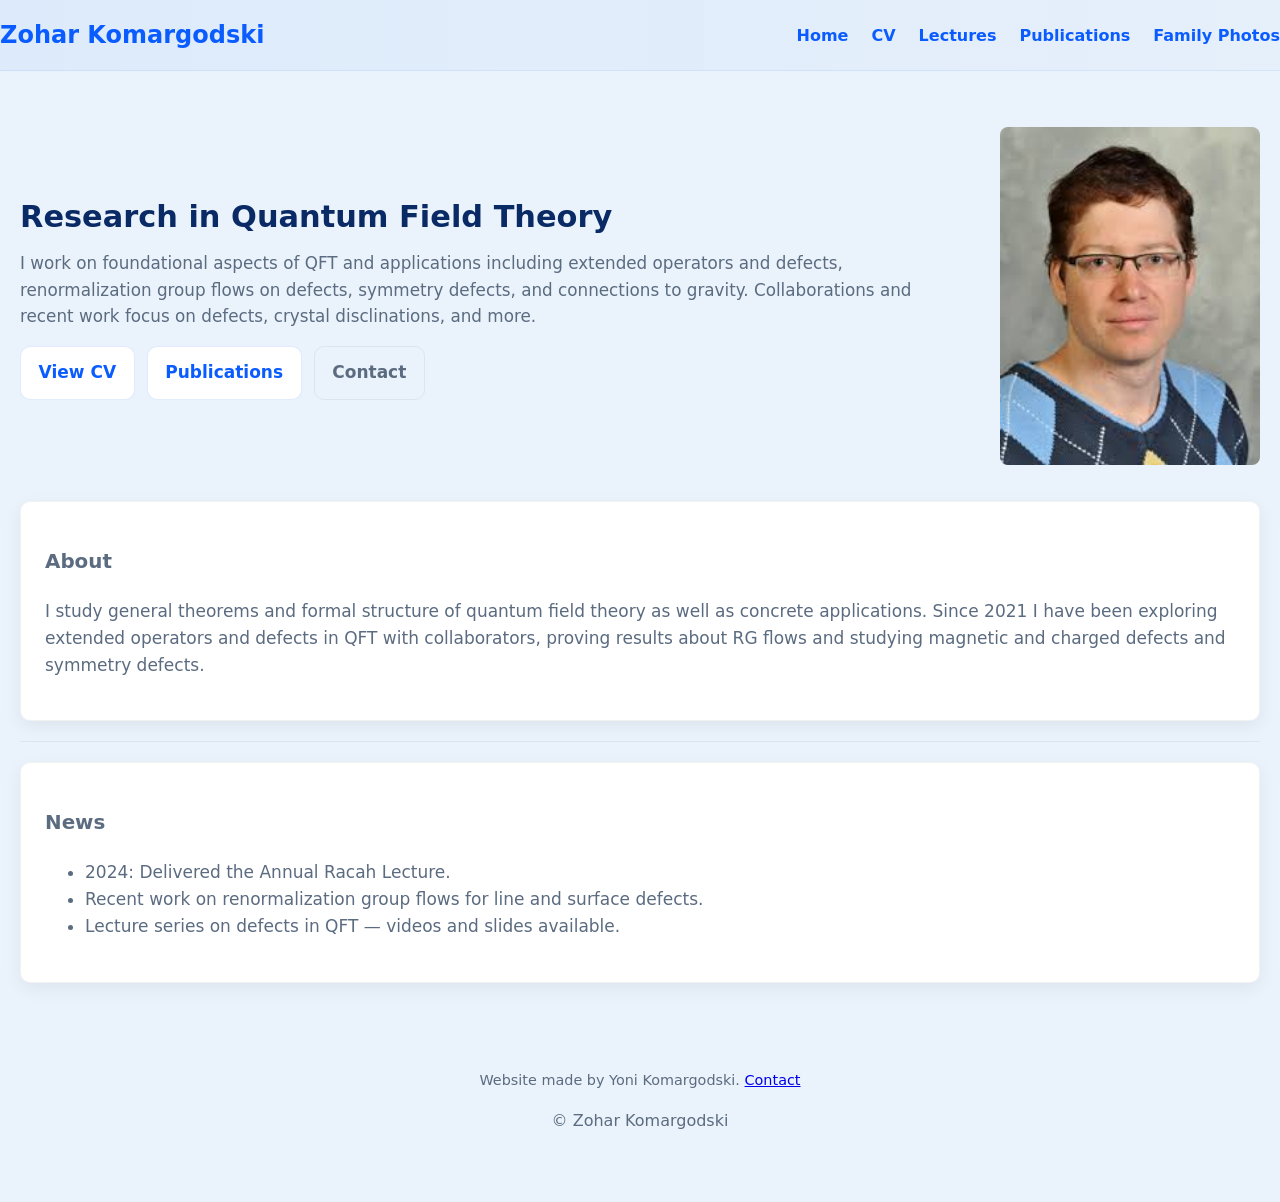
<file: index.html>
<!DOCTYPE html>
<html lang="en">
  <head>
    <meta charset="UTF-8" />
    <meta name="viewport" content="width=device-width, initial-scale=1.0" />
    <meta name="keywords" content="HTML, CSS" />
    <meta
      name="description"
      content="A website dedicated to Zohar Komargodski"
    />
    <meta
      name="google-site-verification"
      content="t9S39EVlMUFWENpinEmAihhXM9FC32XQg6bpE9bZGoI"
    />
    <title>Zohar Komargodski  Home</title>
    <link rel="stylesheet" href="styles.css" />
    <link rel="icon" href="images/favicon.svg" type="image/svg+xml">
    <link rel="manifest" href="/manifest.json">
    <meta name="description" content="Zohar Komargodski  research in quantum field theory, publications, lectures and CV." />
    <meta property="og:title" content="Zohar Komargodski  Research in Quantum Field Theory" />
    <meta property="og:description" content="Researcher in quantum field theory  biography, publications, lectures and CV." />
    <meta property="og:title" content="Zohar Komargodski  Research in Quantum Field Theory" />
    <meta property="og:description" content="Researcher in quantum field theory  biography, publications, lectures and CV." />
    <meta property="og:image" content="images/zohar-k.jpg" />
  </head>
  <body>
  <a class="skip-link" href="#main-content">Skip to main content</a>
  <header class="site-header">
    <div class="container brand">
      <h1 class="site-title">Zohar Komargodski</h1>
      <nav class="main-nav" aria-label="Main navigation">
        <a href="index.html">Home</a>
        <a href="CV.html">CV</a>
        <a href="Lectures.html">Lectures</a>
        <a href="publications.html">Publications</a>
        <a href="family.html">Family Photos</a>
      </nav>
    </div>
  </header>

  <main id="main-content" class="container">
    <section class="hero">
      <div class="hero-text">
        <h2>Research in Quantum Field Theory</h2>
        <p class="small">I work on foundational aspects of QFT and applications including extended operators and defects, renormalization group flows on defects, symmetry defects, and connections to gravity. Collaborations and recent work focus on defects, crystal disclinations, and more.</p>
        <div class="actions">
          <a class="action-btn" href="CV.html">View CV</a>
          <a class="action-btn" href="publications.html">Publications</a>
          <a class="action-btn secondary" href="mailto:zkomargo@gmail.com">Contact</a>
        </div>
      </div>
      <img src="images/zohar-k.jpg" alt="Portrait of Zohar Komargodski" />
    </section>

    <section class="section">
      <div class="card">
        <h3>About</h3>
        <p>I study general theorems and formal structure of quantum field theory as well as concrete applications. Since 2021 I have been exploring extended operators and defects in QFT with collaborators, proving results about RG flows and studying magnetic and charged defects and symmetry defects.</p>
      </div>
      <div class="sep"></div>
      <div class="card" style="margin-top:1rem">
        <h3>News</h3>
        <ul>
          <li>2024: Delivered the Annual Racah Lecture.</li>
          <li>Recent work on renormalization group flows for line and surface defects.</li>
          <li>Lecture series on defects in QFT — videos and slides available.</li>
        </ul>
      </div>
    </section>
  </main>

  <footer class="site-footer">
    <div class="container">
      <p>Website made by Yoni Komargodski. <a href="mailto:zkomargo@gmail.com">Contact</a></p>
      <p class="small">&copy; Zohar Komargodski</p>
    </div>
  </footer>
  </body>
</html>
</file>
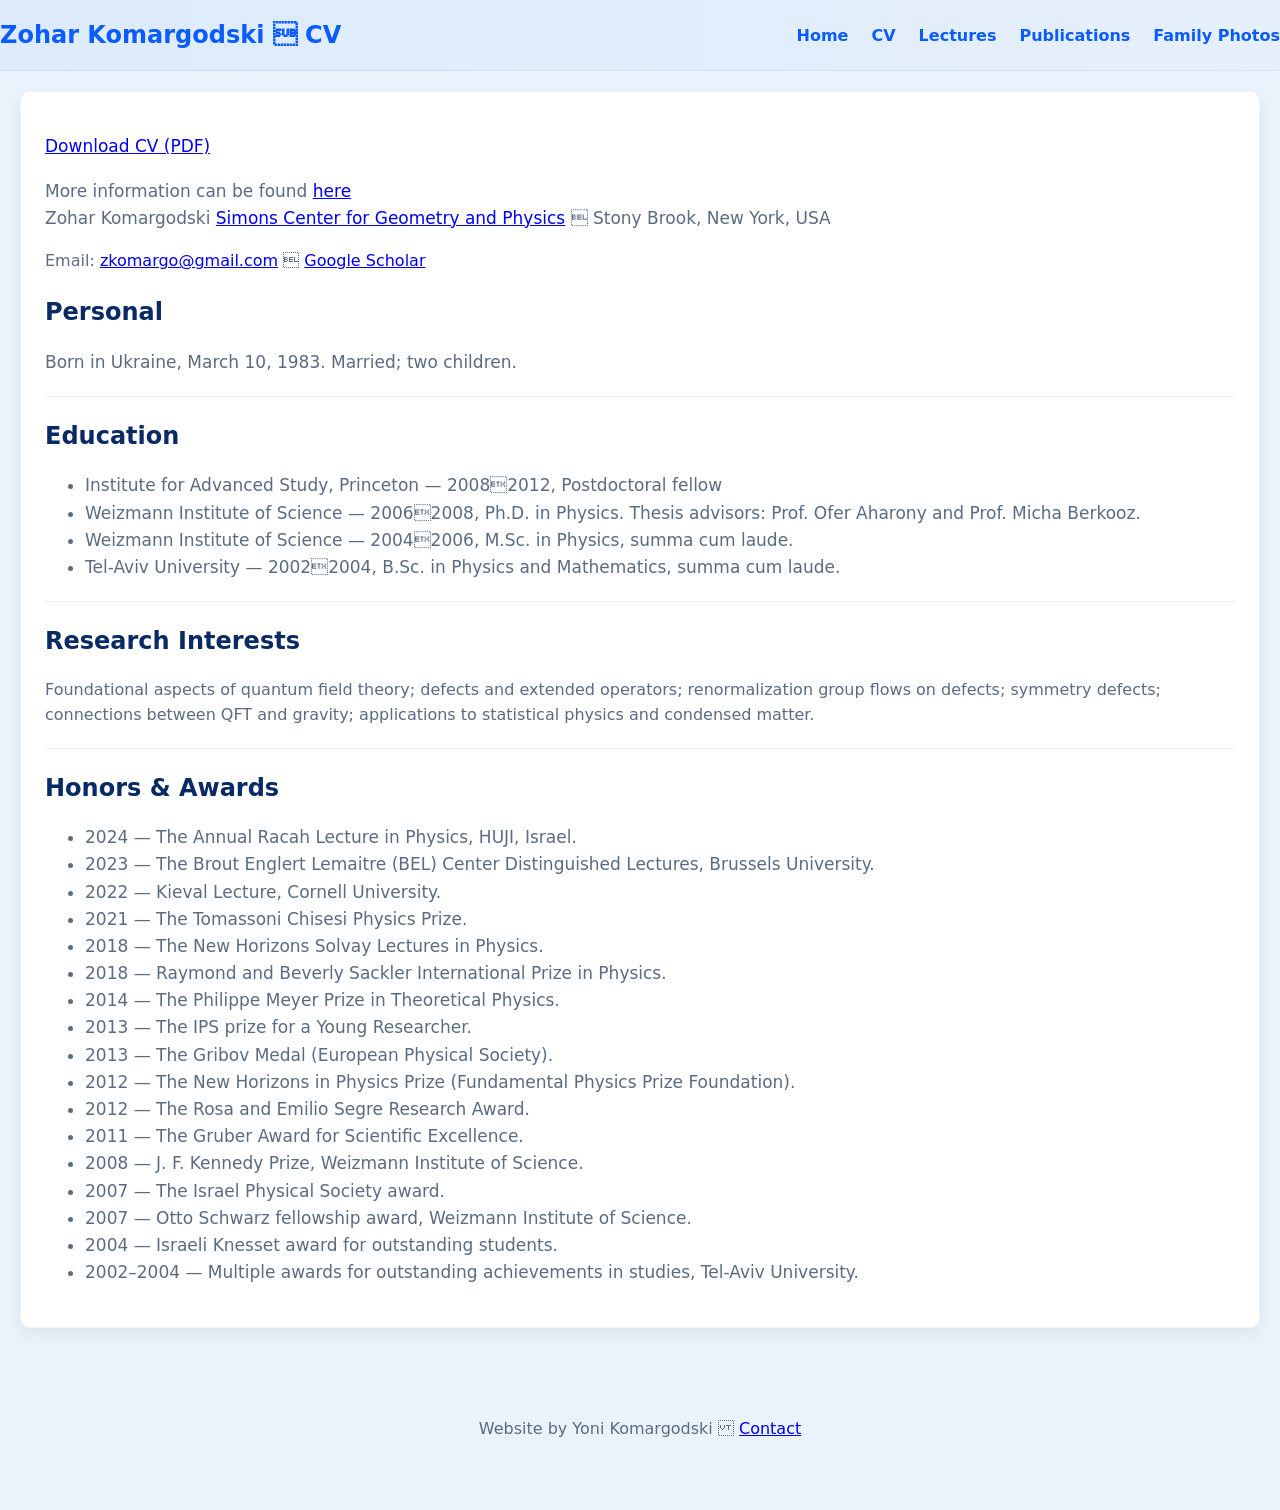
<file: CV.html>
<!DOCTYPE html>
<html lang="en">
  <head>
    <meta charset="UTF-8" />
    <meta name="viewport" content="width=device-width, initial-scale=1.0" />
    <title>CV</title>
    <title>CV  Zohar Komargodski</title>
    <link rel="stylesheet" href="styles.css" />
    <link rel="icon" href="images/favicon.svg" type="image/svg+xml">
    <link rel="manifest" href="/manifest.json">
    <meta name="description" content="Curriculum vitae of Zohar Komargodski  education, honors, and selected positions." />
    <meta property="og:title" content="Zohar Komargodski  CV" />
    <meta property="og:description" content="CV and honors of Zohar Komargodski." />
  </head>
  <body>
  <a class="skip-link" href="#main-content">Skip to main content</a>
  <header class="site-header">
    <div class="container brand">
      <h1 class="site-title">Zohar Komargodski  CV</h1>
      <nav class="main-nav" aria-label="Main navigation">
        <a href="index.html">Home</a>
        <a href="CV.html">CV</a>
        <a href="Lectures.html">Lectures</a>
        <a href="publications.html">Publications</a>
        <a href="family.html">Family Photos</a>
      </nav>
    </div>
  </header>
  <main id="main-content" class="container">
    <article class="card">
      <p><a href="Pdfs/Komargodski.pdf" target="_blank">Download CV (PDF)</a></p>
      <div class="CV">
        <!-- removed placeholder greeting -->
      </div>
      <div>
        <span class="idk">More information can be found <a href="https://en.wikipedia.org/wiki/Zohar_Komargodski">here</a></span>
      </div>
      <div class="CV_title">
        <span class="first_letter">Zohar Komargodski</span>
        <span class="a"><a href="https://scgp.stonybrook.edu/">Simons Center for Geometry and Physics</a>  Stony Brook, New York, USA</span>
        <p class="small">Email: <a href="mailto:zkomargo@gmail.com">zkomargo@gmail.com</a>  <a href="https://scholar.google.com/citations?user=AD-3MeQAAAAJ&hl=en" target="_blank">Google Scholar</a></p>
        <div class="filler_one"></div>
      </div>
    <section>
      <h2>Personal</h2>
      <p>Born in Ukraine, March 10, 1983. Married; two children.</p>
      <div class="sep"></div>
    </section>
    <section>
      <h2>Education</h2>
      <ul>
        <li>Institute for Advanced Study, Princeton — 20082012, Postdoctoral fellow</li>
        <li>Weizmann Institute of Science — 20062008, Ph.D. in Physics. Thesis advisors: Prof. Ofer Aharony and Prof. Micha Berkooz.</li>
        <li>Weizmann Institute of Science — 20042006, M.Sc. in Physics, summa cum laude.</li>
        <li>Tel-Aviv University — 20022004, B.Sc. in Physics and Mathematics, summa cum laude.</li>
      </ul>
      <div class="sep"></div>
    </section>

    <section>
      <h2>Research Interests</h2>
      <p class="small">Foundational aspects of quantum field theory; defects and extended operators; renormalization group flows on defects; symmetry defects; connections between QFT and gravity; applications to statistical physics and condensed matter.</p>
      <div class="sep"></div>
    </section>

    <section>
      <h2>Honors & Awards</h2>
      <ul>
        <li>2024 — The Annual Racah Lecture in Physics, HUJI, Israel.</li>
        <li>2023 — The Brout Englert Lemaitre (BEL) Center Distinguished Lectures, Brussels University.</li>
        <li>2022 — Kieval Lecture, Cornell University.</li>
        <li>2021 — The Tomassoni Chisesi Physics Prize.</li>
        <li>2018 — The New Horizons Solvay Lectures in Physics.</li>
        <li>2018 — Raymond and Beverly Sackler International Prize in Physics.</li>
        <li>2014 — The Philippe Meyer Prize in Theoretical Physics.</li>
        <li>2013 — The IPS prize for a Young Researcher.</li>
        <li>2013 — The Gribov Medal (European Physical Society).</li>
        <li>2012 — The New Horizons in Physics Prize (Fundamental Physics Prize Foundation).</li>
        <li>2012 — The Rosa and Emilio Segre Research Award.</li>
        <li>2011 — The Gruber Award for Scientific Excellence.</li>
        <li>2008 — J. F. Kennedy Prize, Weizmann Institute of Science.</li>
        <li>2007 — The Israel Physical Society award.</li>
        <li>2007 — Otto Schwarz fellowship award, Weizmann Institute of Science.</li>
        <li>2004 — Israeli Knesset award for outstanding students.</li>
        <li>2002–2004 — Multiple awards for outstanding achievements in studies, Tel-Aviv University.</li>
      </ul>
    </section>
    </article>
  </main>
  <footer class="site-footer">
    <div class="container">
      <p class="small">Website by Yoni Komargodski  <a href="mailto:zkomargo@gmail.com">Contact</a></p>
    </div>
  </footer>
</body>
</html>
</file>
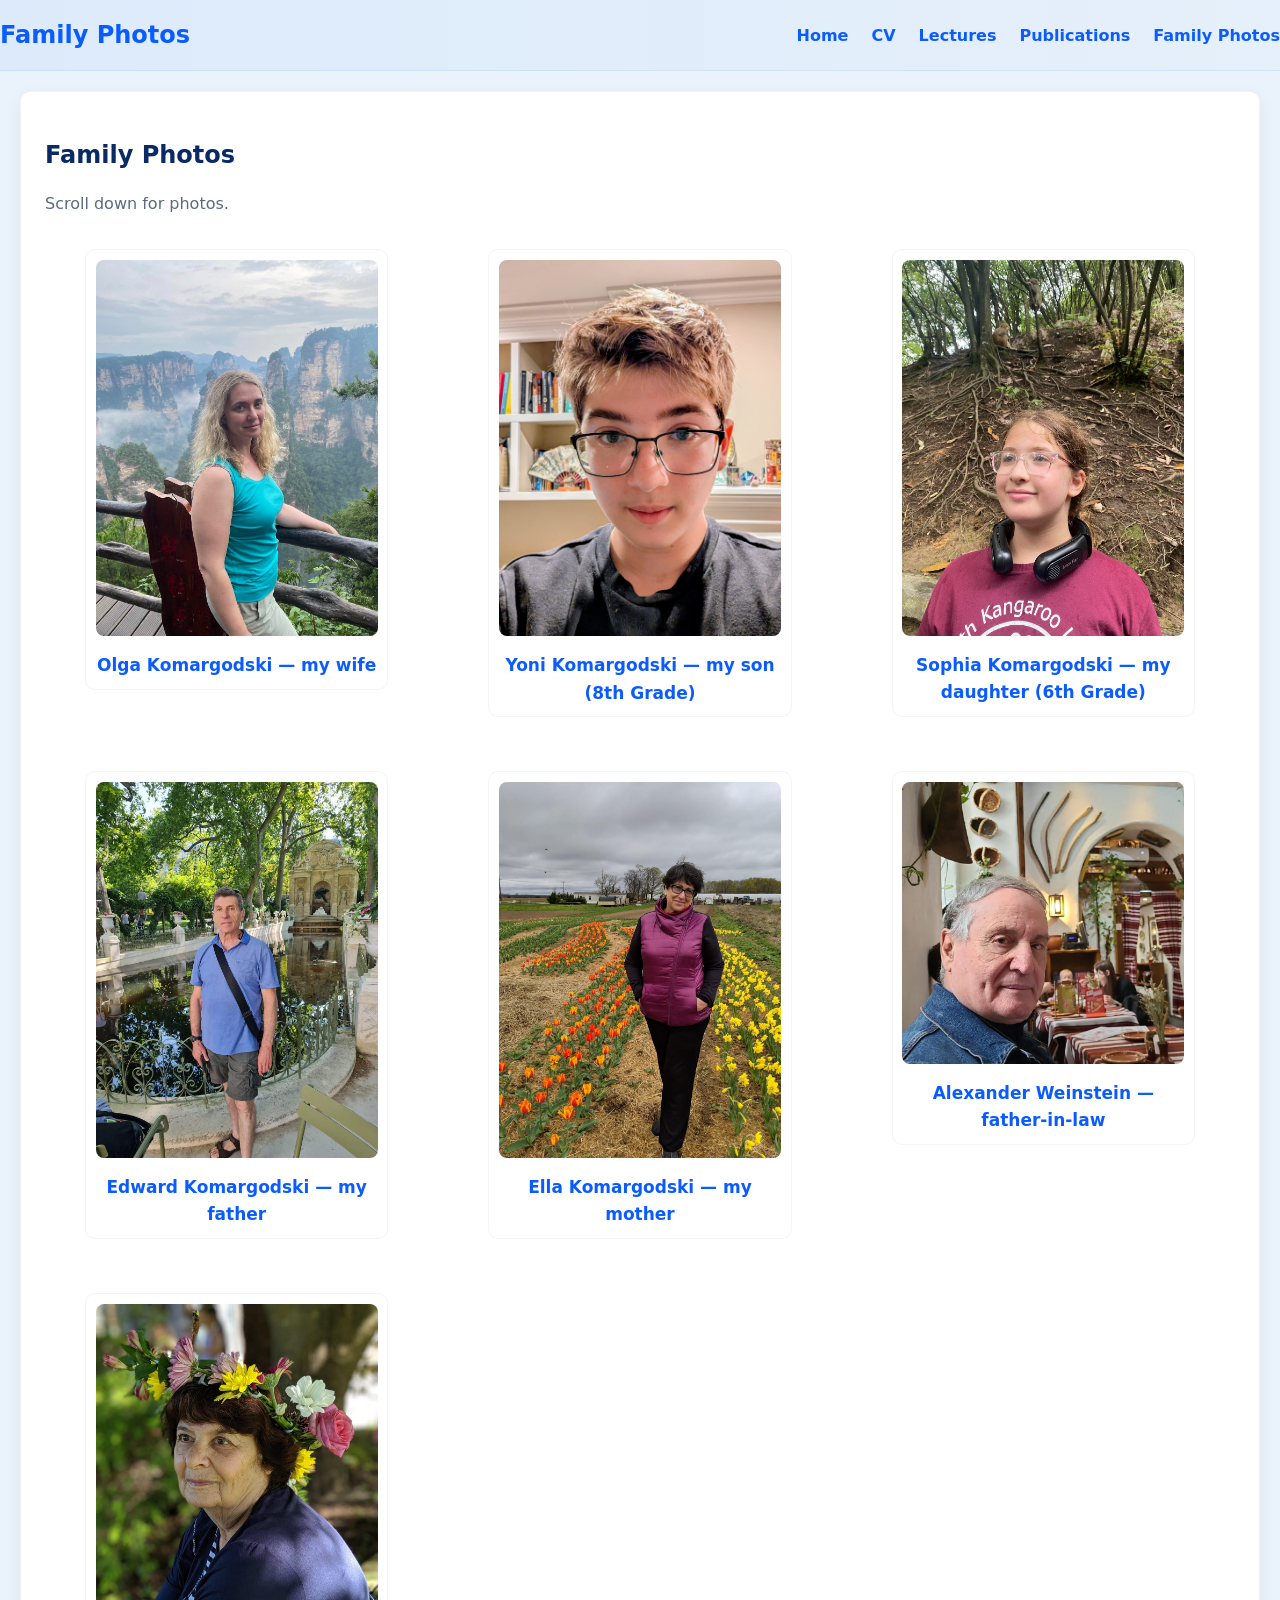
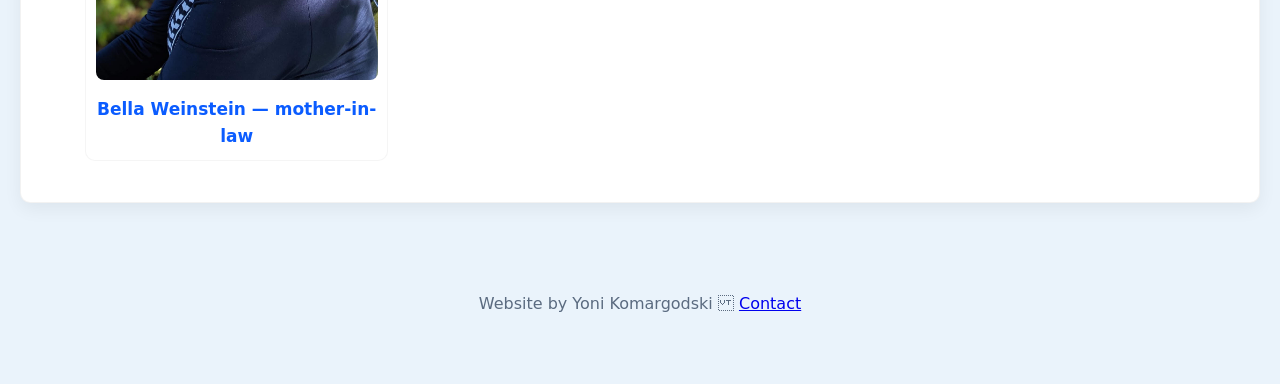
<file: family.html>
<!DOCTYPE html>
<html lang="en">
  <head>
    <meta charset="UTF-8" />
    <meta name="viewport" content="width=device-width, initial-scale=1.0" />
    <title>Family Photos  Zohar Komargodski</title>
    <link rel="stylesheet" href="styles.css" />
    <link rel="icon" href="images/favicon.svg" type="image/svg+xml">
    <link rel="manifest" href="/manifest.json">
    <meta name="description" content="Family photos for the Komargodski-Weinstein family. Personal page." />
    <meta property="og:title" content="Family Photos  Komargodski" />
    <meta property="og:description" content="Personal family photos." />
  </head>
  <body>
  <a class="skip-link" href="#main-content">Skip to main content</a>
  <header class="site-header">
    <div class="container brand">
      <h1 class="site-title">Family Photos</h1>
      <nav class="main-nav" aria-label="Main navigation">
        <a href="index.html">Home</a>
        <a href="CV.html">CV</a>
        <a href="Lectures.html">Lectures</a>
        <a href="publications.html">Publications</a>
        <a href="family.html">Family Photos</a>
      </nav>
    </div>
  </header>
  <main id="main-content" class="container">
    <article class="card">
      <h2>Family Photos</h2>
      <p class="small">Scroll down for photos.</p>

      <div class="gallery" style="margin-top:1rem">
        <figure>
          <img loading="lazy" src="images/Olgak.jpg" alt="Olga Komargodski">
          <figcaption>Olga Komargodski — my wife</figcaption>
        </figure>
        <figure>
          <img loading="lazy" src="images/rizzyboi.jpeg" alt="Yoni Komargodski">
          <figcaption>Yoni Komargodski — my son (8th Grade)</figcaption>
        </figure>
        <figure>
          <img loading="lazy" src="images/gopher.jpg" alt="Sophie Komargodski">
          <figcaption>Sophia Komargodski — my daughter (6th Grade)</figcaption>
        </figure>
        <figure>
          <img loading="lazy" src="images/W.jpg" alt="Edward Komargodski">
          <figcaption>Edward Komargodski — my father</figcaption>
        </figure>
        <figure>
          <img loading="lazy" src="images/ella.jpg" alt="Ella Komargodski">
          <figcaption>Ella Komargodski — my mother</figcaption>
        </figure>
        <figure>
          <img loading="lazy" src="images/SASHA.jpg" alt="Alexander Weinstein">
          <figcaption>Alexander Weinstein — father-in-law</figcaption>
        </figure>
        <figure>
          <img loading="lazy" src="images/Bella2.0.jpg" alt="Bella Weinstein">
          <figcaption>Bella Weinstein — mother-in-law</figcaption>
        </figure>
      </div>
    </article>
  </main>
  <footer class="site-footer">
    <div class="container">
      <p class="small">Website by Yoni Komargodski  <a href="mailto:zkomargo@gmail.com">Contact</a></p>
    </div>
  </footer>
</body>
</file>
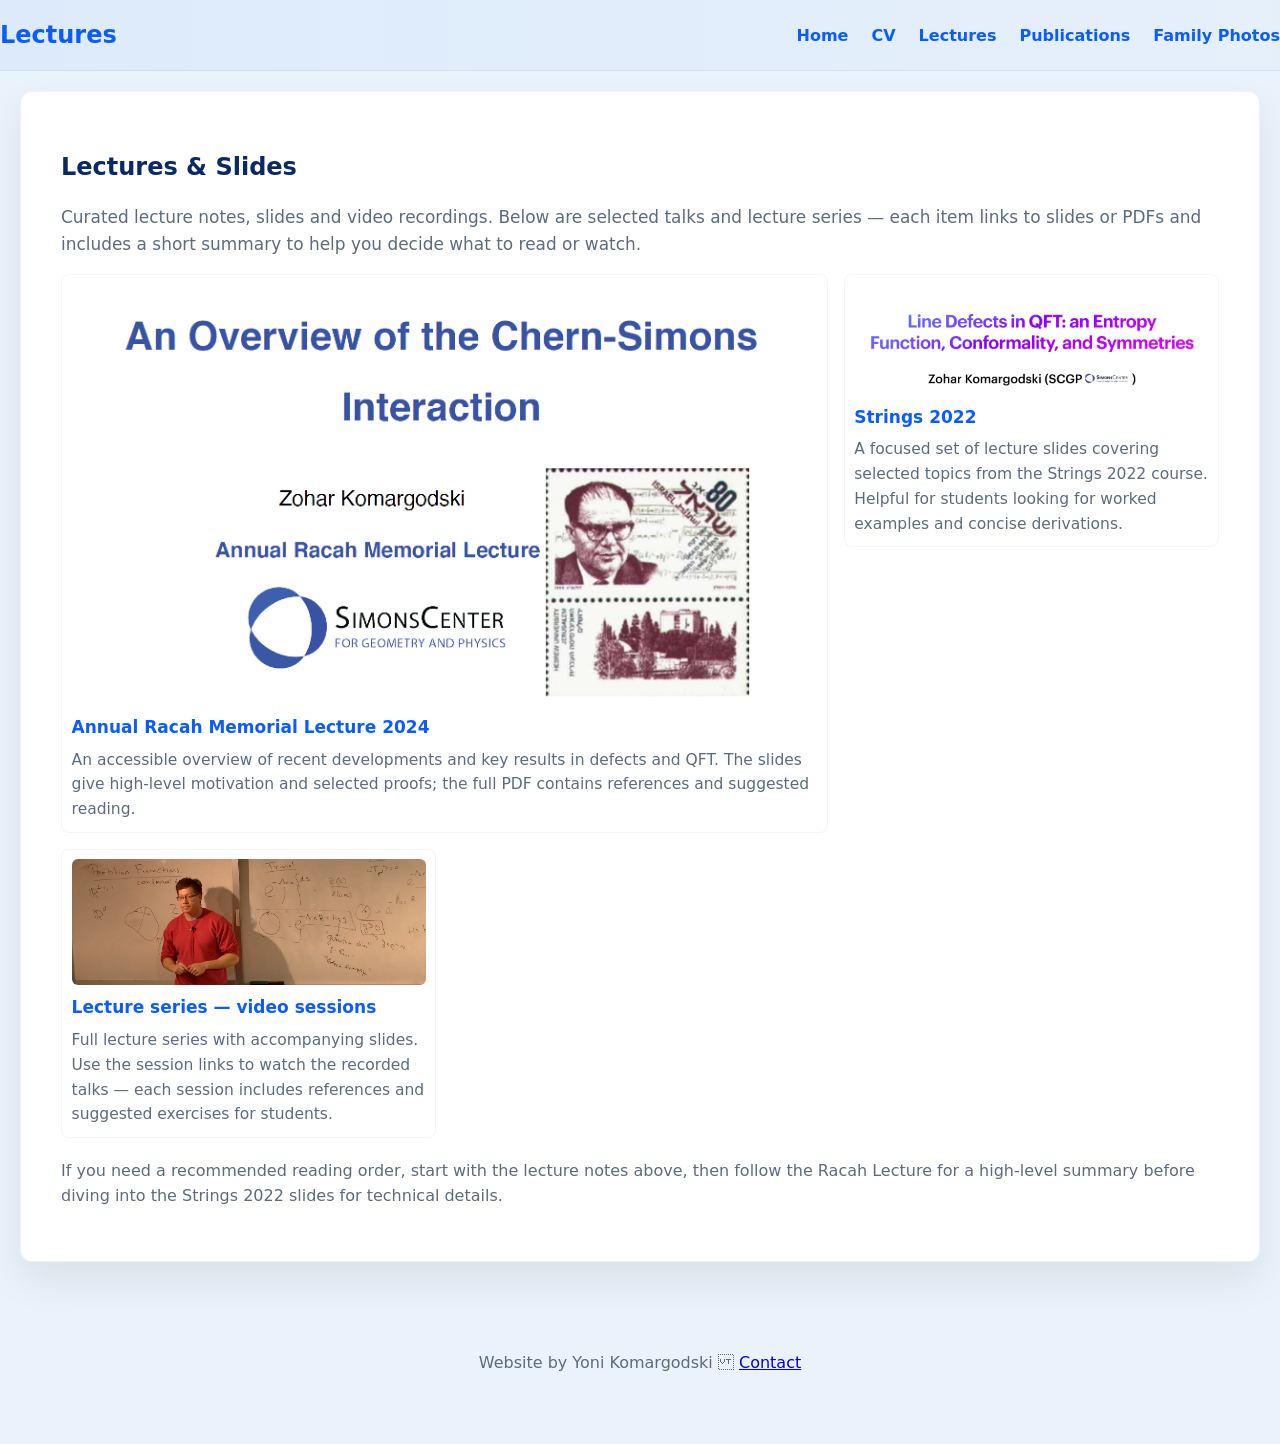
<file: Lectures.html>
<!DOCTYPE html>
<html lang="en">
  <head>
    <meta charset="UTF-8" />
    <meta name="viewport" content="width=device-width, initial-scale=1.0" />
    <title>Lectures  Zohar Komargodski</title>
    <link rel="stylesheet" href="styles.css" />
    <!-- Inline fallback styles for Lectures to ensure grid displays even if external CSS is delayed or altered -->
    <style>
      .grid{display:grid;grid-template-columns:repeat(3,1fr);gap:1rem;align-items:start}
      .grid-item{background:#fff;border-radius:8px;padding:.6rem;border:1px solid rgba(0,0,0,0.04)}
      .pdf-thumb{display:block;width:100%;height:auto;border-radius:6px;object-fit:cover}
      .grid-item .desc{margin-top:.4rem;color:#5b6b80}
      @media (max-width:1000px){.grid{grid-template-columns:repeat(2,1fr)}}
      @media (max-width:600px){.grid{grid-template-columns:1fr}}
    </style>
    <link rel="icon" href="images/favicon.svg" type="image/svg+xml">
    <link rel="manifest" href="/manifest.json">
    <meta name="description" content="Lecture notes, slides, and recordings by Zohar Komargodski on defects in quantum field theory and related topics." />
    <meta property="og:title" content="Lectures  Zohar Komargodski" />
    <meta property="og:description" content="Slides and recordings of selected lectures." />
  </head>
  <body>
  <a class="skip-link" href="#main-content">Skip to main content</a>
  <header class="site-header">
    <div class="container brand">
      <h1 class="site-title">Lectures</h1>
      <nav class="main-nav" aria-label="Main navigation">
        <a href="index.html">Home</a>
        <a href="CV.html">CV</a>
        <a href="Lectures.html">Lectures</a>
        <a href="publications.html">Publications</a>
        <a href="family.html">Family Photos</a>
      </nav>
    </div>
  </header>
  <main id="main-content" class="container">
    <article class="card mainframe">
      <h2>Lectures & Slides</h2>
      <p class="lead">Curated lecture notes, slides and video recordings. Below are selected talks and lecture series — each item links to slides or PDFs and includes a short summary to help you decide what to read or watch.</p>

      <div class="grid featured-layout" style="margin-top:1rem">
        <div class="grid-item featured">
          <figure>
            <a href="Pdfs/Racah Lecture.pdf" target="_blank"><img loading="lazy" class="pdf-thumb" src="Pdfs/Chern-Simons.png" alt="Racah Lecture thumbnail"></a>
            <figcaption><a href="Pdfs/Racah Lecture.pdf">Annual Racah Memorial Lecture 2024</a></figcaption>
          </figure>
          <div class="desc">An accessible overview of recent developments and key results in defects and QFT. The slides give high-level motivation and selected proofs; the full PDF contains references and suggested reading.</div>
        </div>

        <div class="grid-item">
          <figure>
            <a href="Pdfs/strings2022-zk.pdf" target="_blank"><img loading="lazy" class="pdf-thumb" src="Pdfs/strings-2022.png" alt="Strings 2022 thumbnail"></a>
            <figcaption><a href="Pdfs/Strings2022 ZK.pdf">Strings 2022</a></figcaption>
          </figure>
          <div class="desc">A focused set of lecture slides covering selected topics from the Strings 2022 course. Helpful for students looking for worked examples and concise derivations.</div>
        </div>

        <div class="grid-item">
          <figure>
            <a href="Pdfs/Racah Lecture.pdf" target="_blank"><img loading="lazy" class="pdf-thumb" src="Pdfs/V2.png" alt="Lecture series image"></a>
            <figcaption>Lecture series — video sessions</figcaption>
          </figure>
          <div class="desc">Full lecture series with accompanying slides. Use the session links to watch the recorded talks — each session includes references and suggested exercises for students.</div>
        </div>
      </div>
      <div style="margin-top:1.25rem">
        <p class="small">If you need a recommended reading order, start with the lecture notes above, then follow the Racah Lecture for a high-level summary before diving into the Strings 2022 slides for technical details.</p>
      </div>
    </article>
  </main>
  <footer class="site-footer">
    <div class="container">
      <p class="small">Website by Yoni Komargodski  <a href="mailto:zkomargo@gmail.com">Contact</a></p>
    </div>
  </footer>
</body>
</html>
</file>
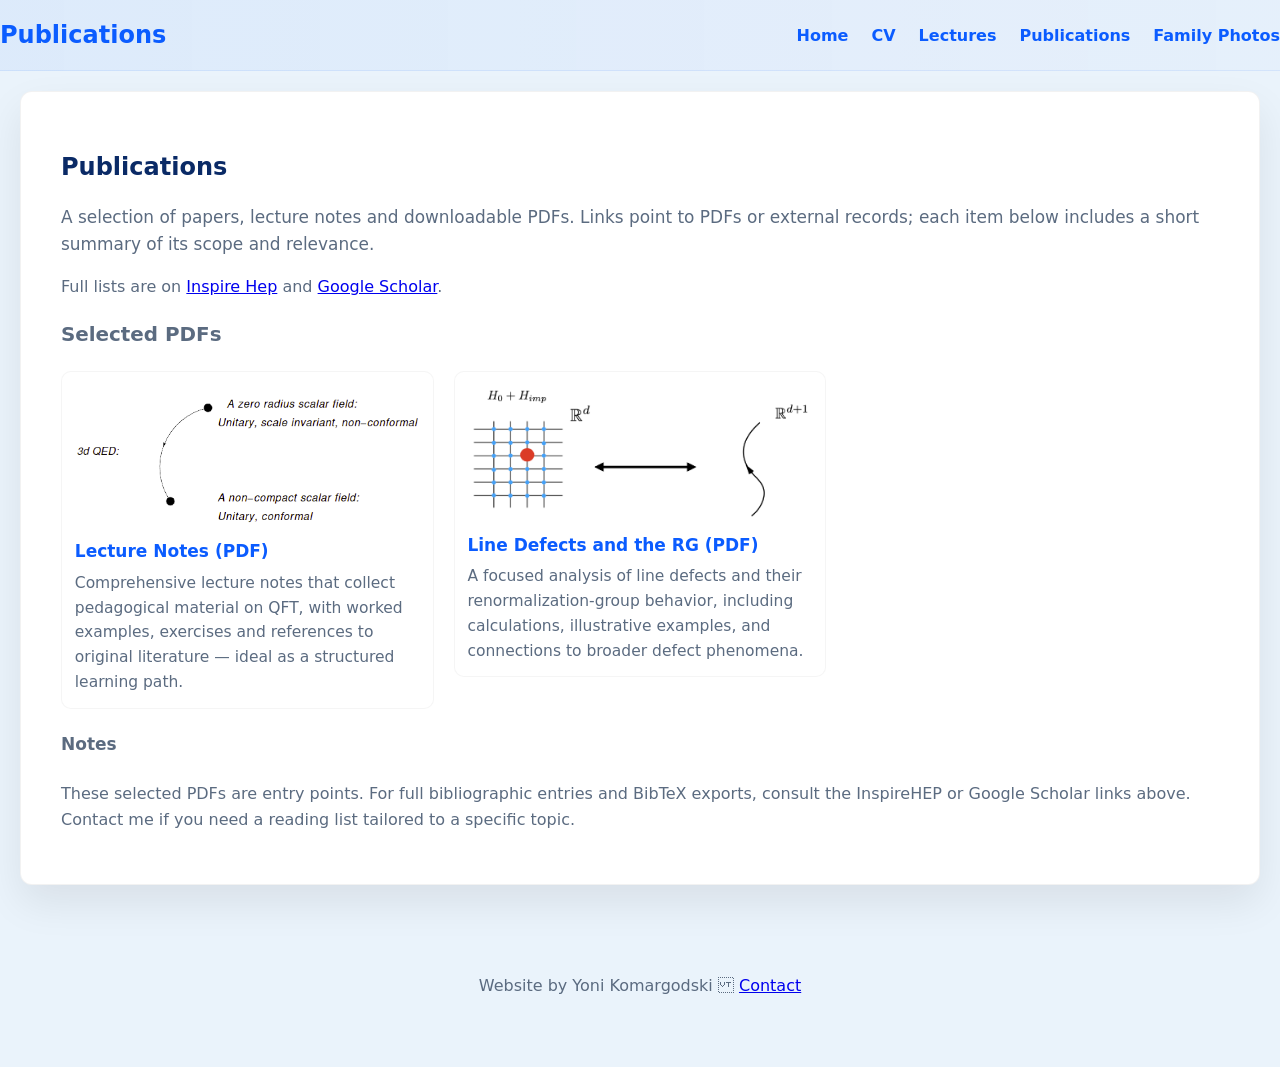
<file: publications.html>
<!DOCTYPE html>
<html lang="en">
  <head>
    <meta charset="UTF-8" />
    <meta name="viewport" content="width=device-width, initial-scale=1.0" />
    <title>Publications  Zohar Komargodski</title>
    <link rel="stylesheet" href="styles.css" />
    <link rel="icon" href="images/favicon.svg" type="image/svg+xml">
    <link rel="manifest" href="/manifest.json">
    <meta name="description" content="Selected publications and downloadable PDFs by Zohar Komargodski. Links to InspireHEP and Google Scholar." />
    <meta property="og:title" content="Publications  Zohar Komargodski" />
    <meta property="og:description" content="Selected publications and PDFs by Zohar Komargodski." />
  </head>
  <body>
  <!-- updated: 2025-12-18  -->
  <a class="skip-link" href="#main-content">Skip to main content</a>
  <header class="site-header">
    <div class="container brand">
      <h1 class="site-title">Publications</h1>
      <nav class="main-nav" aria-label="Main navigation">
        <a href="index.html">Home</a>
        <a href="CV.html">CV</a>
        <a href="Lectures.html">Lectures</a>
        <a href="publications.html">Publications</a>
        <a href="family.html">Family Photos</a>
      </nav>
    </div>
  </header>

  <main id="main-content" class="container">
    <article class="card mainframe">
      <h2>Publications</h2>
      <p class="lead">A selection of papers, lecture notes and downloadable PDFs. Links point to PDFs or external records; each item below includes a short summary of its scope and relevance.</p>
      <p class="small">Full lists are on <a href="https://inspirehep.net/literature?sort=mostrecent&size=25&page=1&q=find%20a%20komargodski&ui-citation-summary=true">Inspire Hep</a> and <a href="https://scholar.google.com/citations?user=AD-3MeQAAAAJ&hl=en">Google Scholar</a>.</p>

      <section style="margin-top:1rem">
        <h3>Selected PDFs</h3>
        <div class="grid" style="margin-top:.5rem">
          <div class="grid-item">
            <figure>
              <a href="Pdfs/Komargodski.pdf" target="_blank"><img loading="lazy" class="pdf-thumb" src="Pdfs/lecture-notes.png" alt="Lecture notes"></a>
              <figcaption><a href="Pdfs/Komargodski.pdf">Lecture Notes (PDF)</a></figcaption>
            </figure>
            <div class="desc">Comprehensive lecture notes that collect pedagogical material on QFT, with worked examples, exercises and references to original literature — ideal as a structured learning path.</div>
          </div>

          <div class="grid-item">
              <figure>
                <a href="Pdfs/line-defects-rg.pdf" target="_blank"><img loading="lazy" class="pdf-thumb" src="Pdfs/grid-dot.png" alt="Line defects"></a>
                <figcaption><a href="Pdfs/Line Defects and the Renormalization Group.pdf">Line Defects and the RG (PDF)</a></figcaption>
              </figure>
              <div class="desc">A focused analysis of line defects and their renormalization-group behavior, including calculations, illustrative examples, and connections to broader defect phenomena.</div>
          </div>
        </div>
        <div style="margin-top:1rem">
          <h4>Notes</h4>
          <p class="small">These selected PDFs are entry points. For full bibliographic entries and BibTeX exports, consult the InspireHEP or Google Scholar links above. Contact me if you need a reading list tailored to a specific topic.</p>
        </div>
      </section>
    </article>
  </main>

  <footer class="site-footer">
    <div class="container">
      <p class="small">Website by Yoni Komargodski  <a href="mailto:zkomargo@gmail.com">Contact</a></p>
    </div>
  </footer>
</body>
</html>
</file>
<file: styles.css>
/* Global styles for Zohar Komargodski site */
:root{
  --bg:#eaf3fb;
  --primary:#0b5cff;
  --muted:#5b6b80;
  --card:#ffffff;
  --max-width:1300px; /* increased layout width for more spacious layout */
}

*{box-sizing:border-box}
.root-font{font-size:17px}
body{
  margin:0;
  font-family:Inter, system-ui, -apple-system, 'Segoe UI', Roboto, 'Helvetica Neue', Arial;
  color:var(--muted);
  background:var(--bg);
  line-height:1.6;
  font-size:17px; /* slightly larger base font for readability */
}
.container{
  width:100%;
  max-width:var(--max-width);
  margin:0 auto;
  padding:1.25rem; /* a touch more breathing room */
}
header.site-header{
  background:linear-gradient(90deg, rgba(11,92,255,0.06), rgba(11,92,255,0.02));
  border-bottom:1px solid rgba(11,92,255,0.08);
}
header .brand{
  display:flex;
  align-items:center;
  justify-content:space-between;
  gap:1rem;
  padding:1rem 0;
}
.brand h1{font-size:1.5rem;margin:0;color:var(--primary)}
.brand .site-title{font-weight:700}
nav.main-nav a{margin-left:1.1rem;color:var(--primary);text-decoration:none;font-weight:700;font-size:1rem}
nav.main-nav a:hover{text-decoration:underline}

/* skip link for accessibility */
.skip-link{
  position:absolute;
  left:-999px;
  top:auto;
  width:1px;
  height:1px;
  overflow:hidden;
}
.skip-link:focus{
  left:1rem;
  top:1rem;
  width:auto;
  height:auto;
  background:var(--card);
  padding:.5rem 1rem;
  z-index:9999;
  border-radius:6px;
  box-shadow:0 2px 6px rgba(0,0,0,0.15);
}

.hero{
  display:flex;
  gap:2.25rem;
  align-items:center;
  padding:2.25rem 0;
}
.hero .hero-text{flex:1}
.hero h2{margin:0 0 .5rem 0;font-size:1.9rem;color:#0a2a66}
.hero p{margin:0 0 1rem 0;font-size:1.05rem}
.hero .actions{display:flex;gap:.75rem;flex-wrap:wrap}
.action-btn{display:inline-block;padding:.75rem 1.1rem;border-radius:10px;background:var(--card);border:1px solid rgba(11,92,255,0.12);color:var(--primary);text-decoration:none;font-weight:700}
.action-btn.secondary{background:transparent;border:1px solid rgba(0,0,0,0.06);color:var(--muted)}

.hero img{width:260px;height:auto;border-radius:8px;object-fit:cover}

main.section{padding:1rem 0}
.card{background:var(--card);padding:1.5rem;border-radius:10px;border:1px solid rgba(0,0,0,0.05);box-shadow:0 6px 18px rgba(12,12,12,0.06)}

/* Mainframe style similar to CV: larger card with more breathing room */
.card.mainframe{
  padding:2.25rem 2.5rem;
  border-radius:12px;
  box-shadow:0 18px 40px rgba(12,12,12,0.08);
}

.lead{font-size:1.06rem;color:var(--muted);margin-bottom:1rem}
.desc{font-size:1rem;color:var(--muted);margin-top:0.5rem}

footer.site-footer{padding:2rem 0;color:var(--muted);font-size:0.9rem;text-align:center}

/* Responsive */
@media (max-width:800px){
  .hero{flex-direction:column;align-items:flex-start}
  .hero img{width:100%;max-width:360px}
}

/* Utility */
.small{font-size:1rem;color:var(--muted)}
.muted{color:#6b7280}
.sep{height:1px;background:rgba(0,0,0,0.06);margin:1.25rem 0}

/* Lecture thumbnails and large lecture image sizing */
.first_div,
.second_div{
  display:flex;
  gap:1rem;
  align-items:center;
  flex-wrap:wrap;
}

.first-img,
.second-img{
  display:block;
  width:100%;
  max-width:340px; /* thumbnail max width (increased further) */
  height:auto;
  border-radius:8px;
  object-fit:cover;
}

.first_div .LN,
.second_div .LN{
  color:var(--primary);
  font-weight:600;
  text-decoration:none;
}

/* Larger image used for the lecture series; constrain height so it doesn't dominate the page */
.bigbox .zimg{
  display:block;
  width:100%;
  max-width:880px; /* larger showcase */
  height:auto;
  max-height:620px;
  object-fit:contain;
  margin:0 auto;
  border-radius:8px;
}

@media (max-width:800px){
  .first-img,.second-img{max-width:220px}
}

@media (max-width:480px){
  .first-img,.second-img{max-width:160px}
  .bigbox .zimg{max-width:100%;max-height:320px}
}

/* Generic grid for galleries and publications */
.grid{
  display:grid;
  grid-template-columns:repeat(3,1fr);
  gap:1.25rem;
  align-items:start;
}

/* Featured layout support: make a featured item span two columns */
.grid.featured-layout{grid-template-columns:repeat(3,1fr)}
.grid.featured-layout .featured{grid-column:1 / span 2}
.grid.featured-layout .featured .pdf-thumb{max-height:420px;object-fit:cover}

.grid-item{
  background:var(--card);
  border-radius:10px;
  padding:0.8rem;
  border:1px solid rgba(0,0,0,0.04);
  text-align:left;
}

.grid-item figure{margin:0}
.pdf-thumb{display:block;width:100%;height:auto;border-radius:8px;object-fit:cover}
.grid-item figcaption{margin-top:.6rem;font-weight:600;color:var(--primary)}
.grid-item .desc{font-size:0.97rem;color:var(--muted);margin-top:0.35rem}

/* publications specific */
.pub-grid{display:grid;grid-template-columns:repeat(2,1fr);gap:1rem}
.pub-item{display:flex;gap:1rem;align-items:flex-start}
.pub-item img{width:160px;max-width:40%;border-radius:8px;object-fit:cover}
.pub-item .pub-meta{flex:1}

@media (max-width:1000px){
  .grid{grid-template-columns:repeat(2,1fr)}
  .grid.featured-layout .featured{grid-column:1 / -1}
  .pub-grid{grid-template-columns:1fr}
}
@media (max-width:600px){
  .grid{grid-template-columns:1fr}
  .hero img{max-width:100%;width:220px}
}

/* Visual polish */
.grid-item{transition:transform .18s ease, box-shadow .18s ease}
.grid-item:hover{transform:translateY(-6px);box-shadow:0 14px 30px rgba(10,20,60,0.08)}
.grid-item a{color:var(--primary);text-decoration:none}
.grid-item a:hover{text-decoration:underline}
.grid-item figcaption a{color:var(--primary);font-weight:700}

/* Family gallery */
.gallery{display:grid;grid-template-columns:repeat(3,1fr);gap:1.25rem;align-items:start}
.gallery figure{background:var(--card);padding:.6rem;border-radius:10px;border:1px solid rgba(0,0,0,0.04);text-align:center}
.gallery img{width:100%;height:auto;max-width:100%;border-radius:8px;object-fit:cover}
.gallery figcaption{margin-top:.5rem;font-weight:700;color:var(--primary)}

@media (max-width:1000px){.gallery{grid-template-columns:repeat(2,1fr)}}
@media (max-width:600px){.gallery{grid-template-columns:1fr}}

/* Card headings */
.card h2{font-size:1.5rem;margin-bottom:.5rem;color:#0a2a66}

/* Family photos sizing and captions */
.Olgadiv img,
.Yonidiv img,
.Sophiediv img,
.Wdiv img,
.Elladiv img,
.Sashadiv img,
.Belladiv img{
  display:block;
  width:100%;
  max-width:320px; /* unified max width for family photos (increased) */
  height:auto;
  border-radius:10px;
  object-fit:cover;
}

/* Make the Rizzy image slightly narrower so it visually matches others */
.Yonidiv img.Yoni{max-width:300px} /* scale rizzyboi to better match the larger photos */

/* Bold and enlarge captions for family photos */
[class$="color"] span{
  display:inline-block;
  font-weight:700;
  font-size:1.08rem;
  color:var(--primary);
  margin-top:0.4rem;
}

@media (max-width:800px){
  .Olgadiv img,
  .Yonidiv img,
  .Sophiediv img,
  .Wdiv img,
  .Elladiv img,
  .Sashadiv img,
  .Belladiv img{max-width:240px}
  .Yonidiv img.Yoni{max-width:220px}
}

@media (max-width:480px){
  .Olgadiv img,
  .Yonidiv img,
  .Sophiediv img,
  .Wdiv img,
  .Elladiv img,
  .Sashadiv img,
  .Belladiv img{max-width:180px}
  .Yonidiv img.Yoni{max-width:160px}
}
</file>
